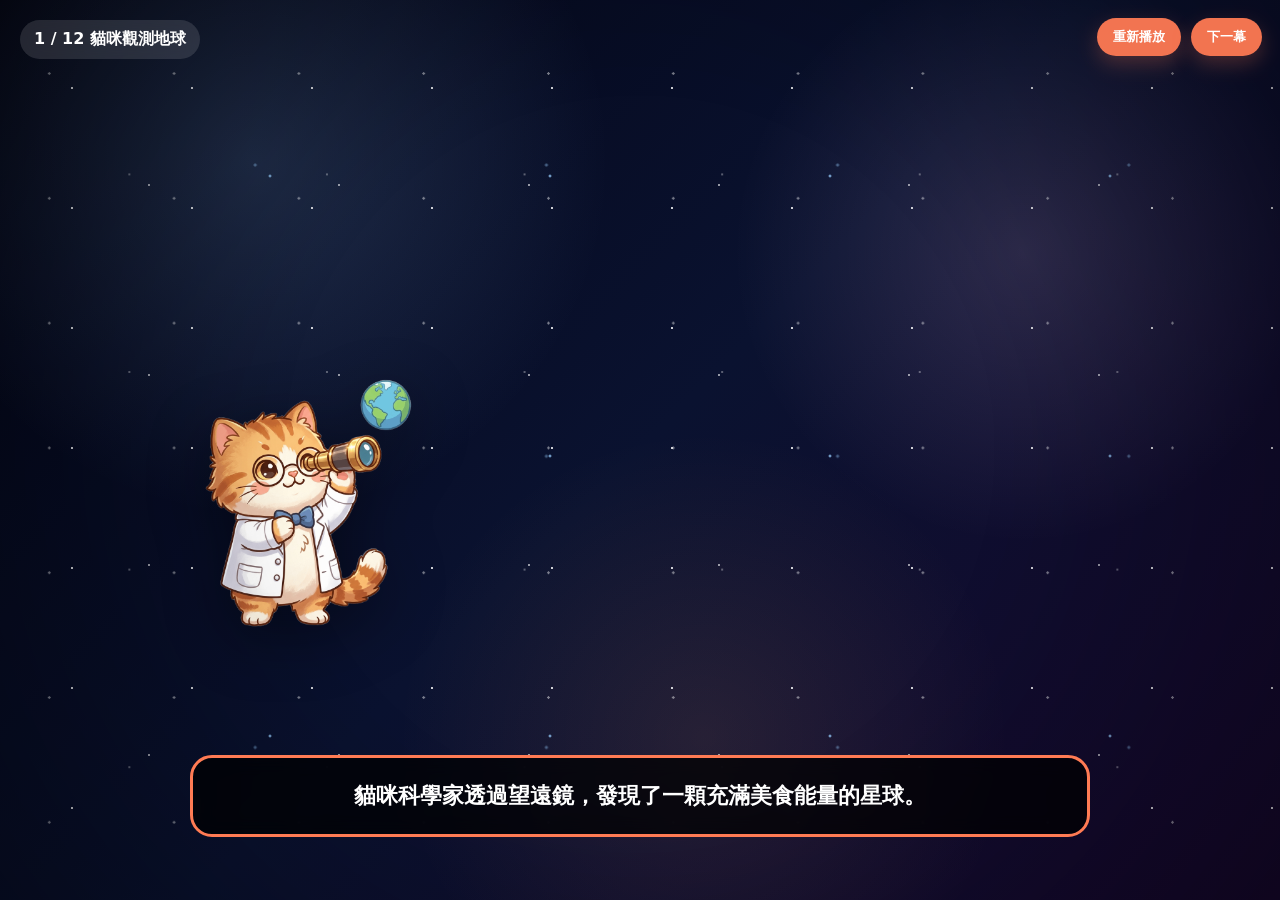
<file: intro_animation_preview.html>
<!DOCTYPE html>
<html lang="zh-Hant">
<head>
    <meta charset="UTF-8">
    <meta name="viewport" content="width=device-width, initial-scale=1.0">
    <title>貓咪主廚工作坊 - 前導動畫預覽</title>
    <style>
        :root {
            --orange: #ff7b54;
            --gold: #ffd166;
            --dark: #111827;
            --green: #54f68a;
        }

        * {
            box-sizing: border-box;
            margin: 0;
            padding: 0;
        }

        body {
            min-height: 100vh;
            overflow: hidden;
            font-family: "Microsoft JhengHei", "Noto Sans TC", system-ui, sans-serif;
            background: #070814;
            color: #fff;
        }

        .preview-stage {
            position: relative;
            width: 100vw;
            height: 100vh;
            overflow: hidden;
            background:
                radial-gradient(circle at 50% 45%, rgba(80, 80, 170, 0.3), transparent 45%),
                linear-gradient(135deg, #060716, #111827 48%, #1f1238);
        }

        .preview-stage::after {
            content: "";
            position: absolute;
            inset: 0;
            pointer-events: none;
            background: radial-gradient(circle at center, transparent 45%, rgba(0, 0, 0, 0.35));
            z-index: 30;
        }

        .space-bg {
            position: absolute;
            inset: 0;
            opacity: 1;
            z-index: 1;
            pointer-events: none;
            background:
                radial-gradient(circle at 20% 18%, rgba(146, 197, 255, 0.18), transparent 28%),
                radial-gradient(circle at 80% 28%, rgba(255, 209, 255, 0.14), transparent 24%),
                radial-gradient(circle at 55% 82%, rgba(255, 184, 108, 0.1), transparent 30%),
                linear-gradient(135deg, #030514 0%, #0a1230 50%, #17082e 100%);
            overflow: hidden;
            transition: opacity 1s ease;
        }

        .space-bg::before,
        .space-bg::after {
            content: "";
            position: absolute;
            inset: 0;
            background-image:
                radial-gradient(#ffffff 0 1.1px, transparent 1.4px),
                radial-gradient(rgba(255,255,255,0.72) 0 1px, transparent 1.3px),
                radial-gradient(rgba(151, 206, 255, 0.9) 0 1.3px, transparent 1.7px);
            background-size: 120px 120px, 190px 190px, 280px 280px;
            background-position: 12px 28px, 54px 90px, 130px 36px;
            opacity: 0.8;
            animation: twinkleStars 4.5s ease-in-out infinite alternate;
        }

        .space-bg::after {
            opacity: 0.45;
            filter: blur(0.4px);
            transform: scale(1.04);
            animation-duration: 6.5s;
            animation-delay: -1.8s;
        }

        .meteor {
            position: absolute;
            top: -12%;
            left: 20%;
            width: 150px;
            height: 2px;
            border-radius: 999px;
            background: linear-gradient(90deg, rgba(255,255,255,0), rgba(255,255,255,0.95));
            box-shadow: 0 0 16px rgba(255, 255, 255, 0.8);
            opacity: 0;
            transform: rotate(-34deg);
            animation: meteorFly 7s linear infinite;
        }

        .meteor:nth-child(1) {
            left: 18%;
            animation-delay: 0.9s;
        }

        .meteor:nth-child(2) {
            left: 72%;
            width: 112px;
            animation-delay: 3.7s;
            animation-duration: 8.6s;
        }

        .meteor:nth-child(3) {
            left: 48%;
            width: 130px;
            animation-delay: 6.1s;
            animation-duration: 9.2s;
        }

        .scene-img {
            position: absolute;
            left: 50%;
            top: 50%;
            width: min(42vw, 500px);
            max-width: 500px;
            height: auto;
            transform: translate(-50%, -50%);
            opacity: 0;
            transition:
                opacity 1s ease,
                transform 1.35s cubic-bezier(.2, .8, .2, 1),
                filter 1.15s ease;
            will-change: transform, opacity, filter;
            user-select: none;
            pointer-events: none;
        }

        .bg-img {
            width: 100vw;
            height: 100vh;
            object-fit: cover;
        }

        .cat-scientist {
            left: 23%;
            top: 56%;
            width: min(28vw, 320px);
            z-index: 8;
            filter: drop-shadow(0 16px 30px rgba(0, 0, 0, 0.4));
        }

        .earth {
            left: 67%;
            top: 48%;
            width: min(28vw, 340px);
            z-index: 7;
            filter: drop-shadow(0 0 30px rgba(72, 170, 255, 0.45));
        }

        .taiwan,
        .taiwan-glow {
            width: min(32vw, 360px);
            z-index: 9;
        }

        .taipei {
            width: min(68vw, 700px);
            border-radius: 999px;
            z-index: 11;
            filter: saturate(1.08) drop-shadow(0 22px 50px rgba(255, 145, 90, 0.28));
        }

        .ufo {
            top: 5%;
            width: min(30vw, 340px);
            z-index: 17;
            filter: drop-shadow(0 14px 32px rgba(84, 246, 138, 0.42));
        }

        .beam {
            top: 48%;
            width: min(36vw, 390px);
            z-index: 16;
            mix-blend-mode: screen;
            filter: blur(0.3px) saturate(1.5);
        }

        .kitchen {
            width: 100vw;
            height: 100vh;
            object-fit: cover;
            z-index: 20;
            filter: brightness(0.78) saturate(1.05);
        }

        .kitchen-video {
            position: absolute;
            inset: 0;
            width: 100vw;
            height: 100vh;
            object-fit: cover;
            opacity: 0;
            z-index: 21;
            pointer-events: none;
            filter: brightness(0.9) saturate(1.05);
            transition: opacity 0.9s ease;
        }

        .black-chef {
            left: 34%;
            top: 56%;
            width: min(31vw, 360px);
            z-index: 22;
            filter: drop-shadow(0 18px 34px rgba(0, 0, 0, 0.5));
        }

        .magic-book {
            position: absolute;
            right: 22%;
            top: 42%;
            width: min(23vw, 250px);
            height: min(30vw, 320px);
            opacity: 0;
            transform: translateY(30px) rotateY(0deg) scale(0.78);
            transform-style: preserve-3d;
            transition:
                opacity 0.9s ease,
                transform 1.35s cubic-bezier(.2, .8, .2, 1),
                filter 0.9s ease;
            z-index: 23;
            filter: drop-shadow(0 18px 35px rgba(255, 209, 102, 0.32));
        }

        .book-face {
            position: absolute;
            inset: 0;
            display: grid;
            place-items: center;
            padding: 18px;
            border-radius: 22px;
            border: 4px solid var(--gold);
            backface-visibility: hidden;
            text-align: center;
            font-weight: 900;
            line-height: 1.35;
            box-shadow: inset 0 0 28px rgba(255, 255, 255, 0.18);
        }

        .book-back {
            background: linear-gradient(145deg, #44228a, #182339);
            color: var(--gold);
            font-size: clamp(1.1rem, 2vw, 1.55rem);
        }

        .book-front {
            background: linear-gradient(145deg, #f59e0b, #e65f32);
            color: #fff;
            transform: rotateY(180deg);
            font-size: clamp(1rem, 1.6vw, 1.3rem);
        }

        .scan-ring {
            position: absolute;
            left: 50%;
            top: 50%;
            width: min(42vw, 430px);
            aspect-ratio: 1;
            transform: translate(-50%, -50%) scale(0.35);
            border-radius: 50%;
            opacity: 0;
            z-index: 14;
            border: 0;
            background: radial-gradient(circle, rgba(84, 246, 138, 0.26) 0 5%, transparent 6% 100%);
            box-shadow: 0 0 28px rgba(84, 246, 138, 0.36);
            transition: opacity 0.6s ease, transform 1.2s ease;
        }

        .scan-ring::before,
        .scan-ring::after,
        .scan-ring .scan-wave {
            content: "";
            position: absolute;
            inset: 0;
            border: 4px solid rgba(84, 246, 138, 0.82);
            border-radius: 50%;
            opacity: 0;
            box-shadow:
                0 0 26px rgba(84, 246, 138, 0.68),
                inset 0 0 20px rgba(84, 246, 138, 0.22);
            transform: scale(0.18);
        }

        .scan-ring::after {
            animation-delay: 0.75s;
        }

        .scan-ring .scan-wave {
            animation-delay: 1.2s;
        }

        .warning-text {
            position: absolute;
            left: 50%;
            top: 50%;
            transform: translate(-50%, -50%) scale(0.7);
            opacity: 0;
            padding: 18px 34px;
            border: 4px solid #ff3333;
            border-radius: 20px;
            background: rgba(0, 0, 0, 0.9);
            color: #ff4545;
            font-size: clamp(1.25rem, 4vw, 3.5rem);
            font-weight: 900;
            letter-spacing: 2px;
            text-align: center;
            text-shadow: 0 0 20px rgba(255, 51, 51, 0.8);
            box-shadow: 0 0 45px rgba(255, 51, 51, 0.45);
            z-index: 28;
            transition: opacity 0.35s ease, transform 0.5s cubic-bezier(.2, .8, .2, 1);
        }

        .subtitle {
            position: absolute;
            left: 50%;
            bottom: 7%;
            transform: translateX(-50%);
            width: min(88vw, 900px);
            min-height: 82px;
            display: grid;
            place-items: center;
            padding: 16px 28px;
            border: 3px solid var(--orange);
            border-radius: 22px;
            background: rgba(0, 0, 0, 0.72);
            color: #fff;
            font-size: clamp(1rem, 2vw, 1.35rem);
            font-weight: 800;
            line-height: 1.55;
            text-align: center;
            z-index: 40;
            backdrop-filter: blur(10px);
        }

        .controls {
            position: absolute;
            top: 18px;
            right: 18px;
            display: flex;
            gap: 10px;
            z-index: 50;
        }

        .controls button {
            border: 0;
            border-radius: 999px;
            padding: 10px 16px;
            background: rgba(255, 123, 84, 0.95);
            color: #fff;
            font-weight: 900;
            cursor: pointer;
            box-shadow: 0 8px 20px rgba(255, 123, 84, 0.25);
        }

        .phase-label {
            position: absolute;
            top: 20px;
            left: 20px;
            z-index: 50;
            padding: 9px 14px;
            border-radius: 999px;
            background: rgba(255, 255, 255, 0.12);
            color: #fff;
            font-weight: 800;
            backdrop-filter: blur(8px);
        }

        .particles {
            position: absolute;
            inset: 0;
            pointer-events: none;
            z-index: 25;
            overflow: hidden;
        }

        .spark {
            position: absolute;
            left: 50%;
            top: 50%;
            width: 8px;
            height: 8px;
            border-radius: 999px;
            background: var(--gold);
            opacity: 0;
            box-shadow: 0 0 14px currentColor;
        }

        .stage-earth .cat-scientist {
            opacity: 1;
            transform: translate(-50%, -50%) translateY(0);
            animation: floatCat 1.8s ease-in-out infinite alternate;
        }

        .stage-earth .earth {
            opacity: 0;
        }

        .stage-earth-zoom .cat-scientist {
            opacity: 0;
            transform: translate(-50%, -50%) translateX(-120px) scale(0.72);
        }

        .stage-earth-zoom .earth {
            opacity: 1;
            left: 50%;
            top: 50%;
            transform: translate(-50%, -50%) scale(1.72);
        }

        .stage-earth-blur .earth {
            opacity: 1;
            left: 50%;
            transform: translate(-50%, -50%) scale(2.05);
            filter: blur(8px) brightness(1.05);
        }

        .stage-taiwan-focus .earth {
            opacity: 0.25;
            left: 50%;
            transform: translate(-50%, -50%) scale(2.45);
            filter: blur(14px);
        }

        .stage-taiwan-focus .taiwan {
            opacity: 1;
            transform: translate(-50%, -50%) scale(1);
        }

        .stage-taiwan-glow .taiwan {
            opacity: 0;
        }

        .stage-taiwan-glow .taiwan-glow {
            opacity: 1;
            transform: translate(-50%, -50%) scale(1.18);
            filter: drop-shadow(0 0 34px rgba(255, 209, 102, 0.9));
        }

        .stage-taiwan-blur .taiwan-glow {
            opacity: 0.72;
            transform: translate(-50%, -50%) scale(1.75);
            filter: blur(10px) brightness(1.2);
        }

        .stage-taipei .space-bg,
        .stage-scan .space-bg,
        .stage-ufo .space-bg,
        .stage-warning .space-bg {
            opacity: 0;
        }

        .stage-taipei .taiwan-glow {
            opacity: 0;
        }

        .stage-taipei .taipei,
        .stage-scan .taipei {
            opacity: 1;
            transform: translate(-50%, -50%) scale(1);
        }

        .stage-scan .scan-ring {
            opacity: 1;
            transform: translate(-50%, -50%) scale(1.22);
            animation: scanCorePulse 1.5s ease-in-out infinite;
        }

        .stage-scan .scan-ring::before,
        .stage-scan .scan-ring::after,
        .stage-scan .scan-ring .scan-wave {
            animation: scanRipple 1.8s ease-out infinite;
        }

        .stage-ufo .taipei {
            opacity: 1;
            transform: translate(-50%, -50%) scale(1);
            filter: brightness(0.55) saturate(0.9) drop-shadow(0 22px 50px rgba(0, 0, 0, 0.4));
            animation: taipeiVanish 2.2s ease 1.5s forwards;
        }

        .stage-warning .taipei {
            opacity: 0;
            transform: translate(-50%, -50%) scale(1.08);
            filter: brightness(0) blur(8px);
        }

        .stage-ufo .ufo {
            opacity: 1;
            top: 21%;
            transform: translate(-50%, -50%) scale(0.92);
        }

        .stage-warning .ufo {
            opacity: 0;
            top: 21%;
            transform: translate(-50%, -50%) scale(0.92);
        }

        .stage-ufo .beam {
            opacity: 0.85;
            transform: translate(-50%, -50%) scaleY(1.12);
            animation: beamFlicker 0.16s linear infinite alternate;
        }

        .stage-warning .beam {
            opacity: 0;
            transform: translate(-50%, -50%) scaleY(1.12);
        }

        .stage-warning {
            animation: screenShake 0.08s linear 22;
        }

        .stage-warning .warning-text {
            opacity: 1;
            transform: translate(-50%, -50%) scale(1);
        }

        .stage-kitchen .space-bg,
        .stage-kitchen .taipei,
        .stage-kitchen .ufo,
        .stage-kitchen .beam,
        .stage-kitchen .warning-text,
        .stage-kitchen .kitchen,
        .stage-kitchen .black-chef,
        .stage-kitchen .magic-book,
        .stage-finale .space-bg,
        .stage-finale .taipei,
        .stage-finale .ufo,
        .stage-finale .beam,
        .stage-finale .warning-text,
        .stage-finale .kitchen,
        .stage-finale .black-chef,
        .stage-finale .magic-book {
            opacity: 0;
        }

        .stage-kitchen .kitchen-video,
        .stage-finale .kitchen-video {
            opacity: 1;
        }

        .stage-finale .spark {
            opacity: 0;
            animation: none;
        }

        @keyframes floatCat {
            to {
                transform: translate(-50%, -50%) translateY(-14px);
            }
        }

        @keyframes twinkleStars {
            0% {
                opacity: 0.46;
                transform: translateY(0);
            }
            100% {
                opacity: 0.92;
                transform: translateY(-8px);
            }
        }

        @keyframes meteorFly {
            0%, 64% {
                opacity: 0;
                transform: translate3d(0, 0, 0) rotate(-34deg);
            }
            68% {
                opacity: 1;
            }
            78% {
                opacity: 0;
                transform: translate3d(-520px, 320px, 0) rotate(-34deg);
            }
            100% {
                opacity: 0;
                transform: translate3d(-520px, 320px, 0) rotate(-34deg);
            }
        }

        @keyframes scanCorePulse {
            0%, 100% {
                background: radial-gradient(circle, rgba(84, 246, 138, 0.2) 0 5%, transparent 6% 100%);
                box-shadow: 0 0 20px rgba(84, 246, 138, 0.3);
            }
            50% {
                background: radial-gradient(circle, rgba(84, 246, 138, 0.42) 0 5%, transparent 6% 100%);
                box-shadow: 0 0 46px rgba(84, 246, 138, 0.78);
            }
        }

        @keyframes scanRipple {
            0% {
                opacity: 0;
                transform: scale(0.16);
                border-width: 5px;
            }
            12% {
                opacity: 0.95;
            }
            100% {
                opacity: 0;
                transform: scale(1.55);
                border-width: 1px;
            }
        }

        @keyframes beamFlicker {
            from { opacity: 0.58; }
            to { opacity: 0.95; }
        }

        @keyframes taipeiVanish {
            0% {
                opacity: 1;
                transform: translate(-50%, -50%) scale(1);
                filter: brightness(0.55) saturate(0.9) blur(0) drop-shadow(0 22px 50px rgba(0, 0, 0, 0.4));
            }
            100% {
                opacity: 0;
                transform: translate(-50%, -50%) scale(1.08);
                filter: brightness(0.05) saturate(0.35) blur(7px) drop-shadow(0 22px 50px rgba(0, 0, 0, 0.4));
            }
        }

        @keyframes screenShake {
            0%, 100% { transform: translate(0, 0); }
            25% { transform: translate(8px, -5px); }
            50% { transform: translate(-8px, 5px); }
            75% { transform: translate(5px, 8px); }
        }

        @keyframes sparkle {
            0% {
                opacity: 0;
                transform: translate(0, 0) scale(0.5);
            }
            18% {
                opacity: 1;
            }
            100% {
                opacity: 0;
                transform: translate(var(--x), var(--y)) scale(0);
            }
        }

        @media (max-width: 760px) {
            .cat-scientist {
                left: 25%;
                top: 64%;
                width: 40vw;
            }

            .earth {
                left: 68%;
                top: 42%;
                width: 42vw;
            }

            .taiwan,
            .taiwan-glow {
                width: 52vw;
            }

            .taipei {
                width: 92vw;
            }

            .ufo {
                width: 48vw;
            }

            .beam {
                width: 58vw;
            }

            .black-chef {
                left: 35%;
                top: 58%;
                width: 46vw;
            }

            .magic-book {
                right: 8%;
                top: 38%;
                width: 32vw;
                height: 42vw;
            }

            .controls {
                top: auto;
                right: 12px;
                bottom: 12px;
            }

            .phase-label {
                left: 12px;
                top: 12px;
                font-size: 0.82rem;
            }

            .subtitle {
                bottom: 72px;
                min-height: 68px;
                padding: 12px 16px;
                border-radius: 16px;
            }
        }
    </style>
</head>
<body>
    <main id="stage" class="preview-stage stage-earth" aria-live="polite">
        <div class="space-bg" aria-hidden="true">
            <span class="meteor"></span>
            <span class="meteor"></span>
            <span class="meteor"></span>
        </div>
        <img class="scene-img cat-scientist" src="gemini_photo/cat_scientist_1782179342453.png" alt="貓咪科學家">
        <img class="scene-img earth" src="gemini_photo/cute_earth_1782179399607.png" alt="地球">
        <img class="scene-img taiwan" src="gemini_photo/cute_taiwan_1782179431802.png" alt="台灣島">
        <img class="scene-img taiwan-glow" src="gemini_photo/glowing_taiwan_1782179463806.png" alt="發光台灣島">
        <img class="scene-img bg-img taipei" src="gemini_photo/taipei_skyline_1782179501457.png" alt="台北城市">
        <img class="scene-img ufo" src="gemini_photo/cute_ufo_1782179549164.png" alt="UFO">
        <img class="scene-img beam" src="gemini_photo/tractor_beam_1782179577712.png" alt="綠色牽引光束">
        <img class="scene-img bg-img kitchen" src="gemini_photo/mysterious_kitchen_1782179625213.png" alt="神秘廚房">
        <img class="scene-img black-chef" src="gemini_photo/black_cat_chef_1782180010502.png" alt="黑貓主廚">
        <video id="kitchenVideo" class="kitchen-video" src="gemini_photo/cat_kitchen.mp4" muted playsinline preload="auto"></video>

        <div class="scan-ring" aria-hidden="true">
            <span class="scan-wave"></span>
        </div>
        <div class="warning-text">ERROR 404<br>HUMAN CODE DELETED</div>
        <div class="magic-book" aria-hidden="true">
            <div class="book-face book-back">人類<br>究極食譜</div>
            <div class="book-face book-front">壽司 + 漢堡<br>飯糰 + 濃湯</div>
        </div>
        <div id="particles" class="particles" aria-hidden="true"></div>

        <div id="phaseLabel" class="phase-label">前導動畫預覽</div>
        <div id="subtitle" class="subtitle">貓咪科學家透過望遠鏡，發現了一顆充滿美食能量的星球。</div>
        <div class="controls">
            <button id="replayBtn" type="button">重新播放</button>
            <button id="nextBtn" type="button">下一幕</button>
        </div>
    </main>

    <script>
        const stage = document.getElementById("stage");
        const subtitle = document.getElementById("subtitle");
        const phaseLabel = document.getElementById("phaseLabel");
        const replayBtn = document.getElementById("replayBtn");
        const nextBtn = document.getElementById("nextBtn");
        const particles = document.getElementById("particles");
        const kitchenVideo = document.getElementById("kitchenVideo");

        const scenes = [
            {
                className: "stage-earth",
                label: "1 / 12 貓咪觀測地球",
                text: "貓咪科學家透過望遠鏡，發現了一顆充滿美食能量的星球。",
                duration: 2300
            },
            {
                className: "stage-earth-zoom",
                label: "2 / 12 地球慢慢放大",
                text: "鏡頭逐漸靠近地球，神祕的美食反應越來越明顯。",
                duration: 2200
            },
            {
                className: "stage-earth-blur",
                label: "3 / 12 地球模糊",
                text: "地球畫面開始模糊，鏡頭準備鎖定更精準的位置。",
                duration: 1700
            },
            {
                className: "stage-taiwan-focus",
                label: "4 / 12 聚焦台灣",
                text: "畫面聚焦到台灣，一股強烈的料理能量正在浮現。",
                duration: 2200
            },
            {
                className: "stage-taiwan-glow",
                label: "5 / 12 台灣島發光",
                text: "台灣島開始發光，像是在呼喚遠方的主廚。",
                duration: 2200
            },
            {
                className: "stage-taiwan-blur",
                label: "6 / 12 台灣轉場",
                text: "光芒逐漸擴散，城市的輪廓從模糊中慢慢出現。",
                duration: 1700
            },
            {
                className: "stage-taipei",
                label: "7 / 12 台北城市出現",
                text: "鏡頭降落到台北，夕陽照亮城市，美食能量正在街道間流動。",
                duration: 2500
            },
            {
                className: "stage-scan",
                label: "8 / 12 美食能量掃描",
                text: "掃描系統鎖定台北，美食能量反應突破臨界值。",
                duration: 2300
            },
            {
                className: "stage-ufo",
                label: "9 / 12 UFO 降臨",
                text: "天空突然暗下，巨大的飛碟從雲層中降臨。",
                duration: 4000
            },
            {
                className: "stage-warning",
                label: "10 / 12 人類資料消失",
                text: "綠色光束掃過城市，人類資料被重新編碼。",
                duration: 2600
            },
            {
                className: "stage-kitchen",
                label: "11 / 12 神秘廚房",
                text: "黑暗逐漸散去，神秘廚房中出現了新的主廚。",
                duration: 2300
            },
            {
                className: "stage-finale",
                label: "12 / 12 食譜覺醒",
                text: "神秘食譜書發光翻開，貓咪主廚準備復甦地球的究極美食！",
                duration: 3200
            }
        ];

        let sceneIndex = 0;
        let timer = null;

        function createSparks() {
            particles.innerHTML = "";
            for (let i = 0; i < 44; i += 1) {
                const spark = document.createElement("span");
                spark.className = "spark";
                spark.style.setProperty("--x", `${Math.random() * 360 - 180}px`);
                spark.style.setProperty("--y", `${Math.random() * 280 - 150}px`);
                spark.style.left = `${58 + Math.random() * 16}%`;
                spark.style.top = `${35 + Math.random() * 24}%`;
                spark.style.animationDelay = `${Math.random() * 1.2}s`;
                particles.appendChild(spark);
            }
        }

        function showScene(index, shouldAutoPlay = true) {
            clearTimeout(timer);
            sceneIndex = index % scenes.length;
            const scene = scenes[sceneIndex];

            stage.className = `preview-stage ${scene.className}`;
            subtitle.textContent = scene.text;
            phaseLabel.textContent = scene.label;

            if (scene.className === "stage-kitchen" || scene.className === "stage-finale") {
                if (scene.className === "stage-kitchen") {
                    kitchenVideo.currentTime = 0;
                }
                kitchenVideo.play().catch(() => {});
            } else {
                kitchenVideo.pause();
            }

            if (shouldAutoPlay) {
                timer = setTimeout(() => {
                    showScene(sceneIndex + 1, sceneIndex + 1 < scenes.length);
                }, scene.duration);
            }
        }

        replayBtn.addEventListener("click", () => {
            showScene(0, true);
        });

        nextBtn.addEventListener("click", () => {
            showScene(sceneIndex + 1, false);
        });

        showScene(0, true);
    </script>
</body>
</html>
</file>
